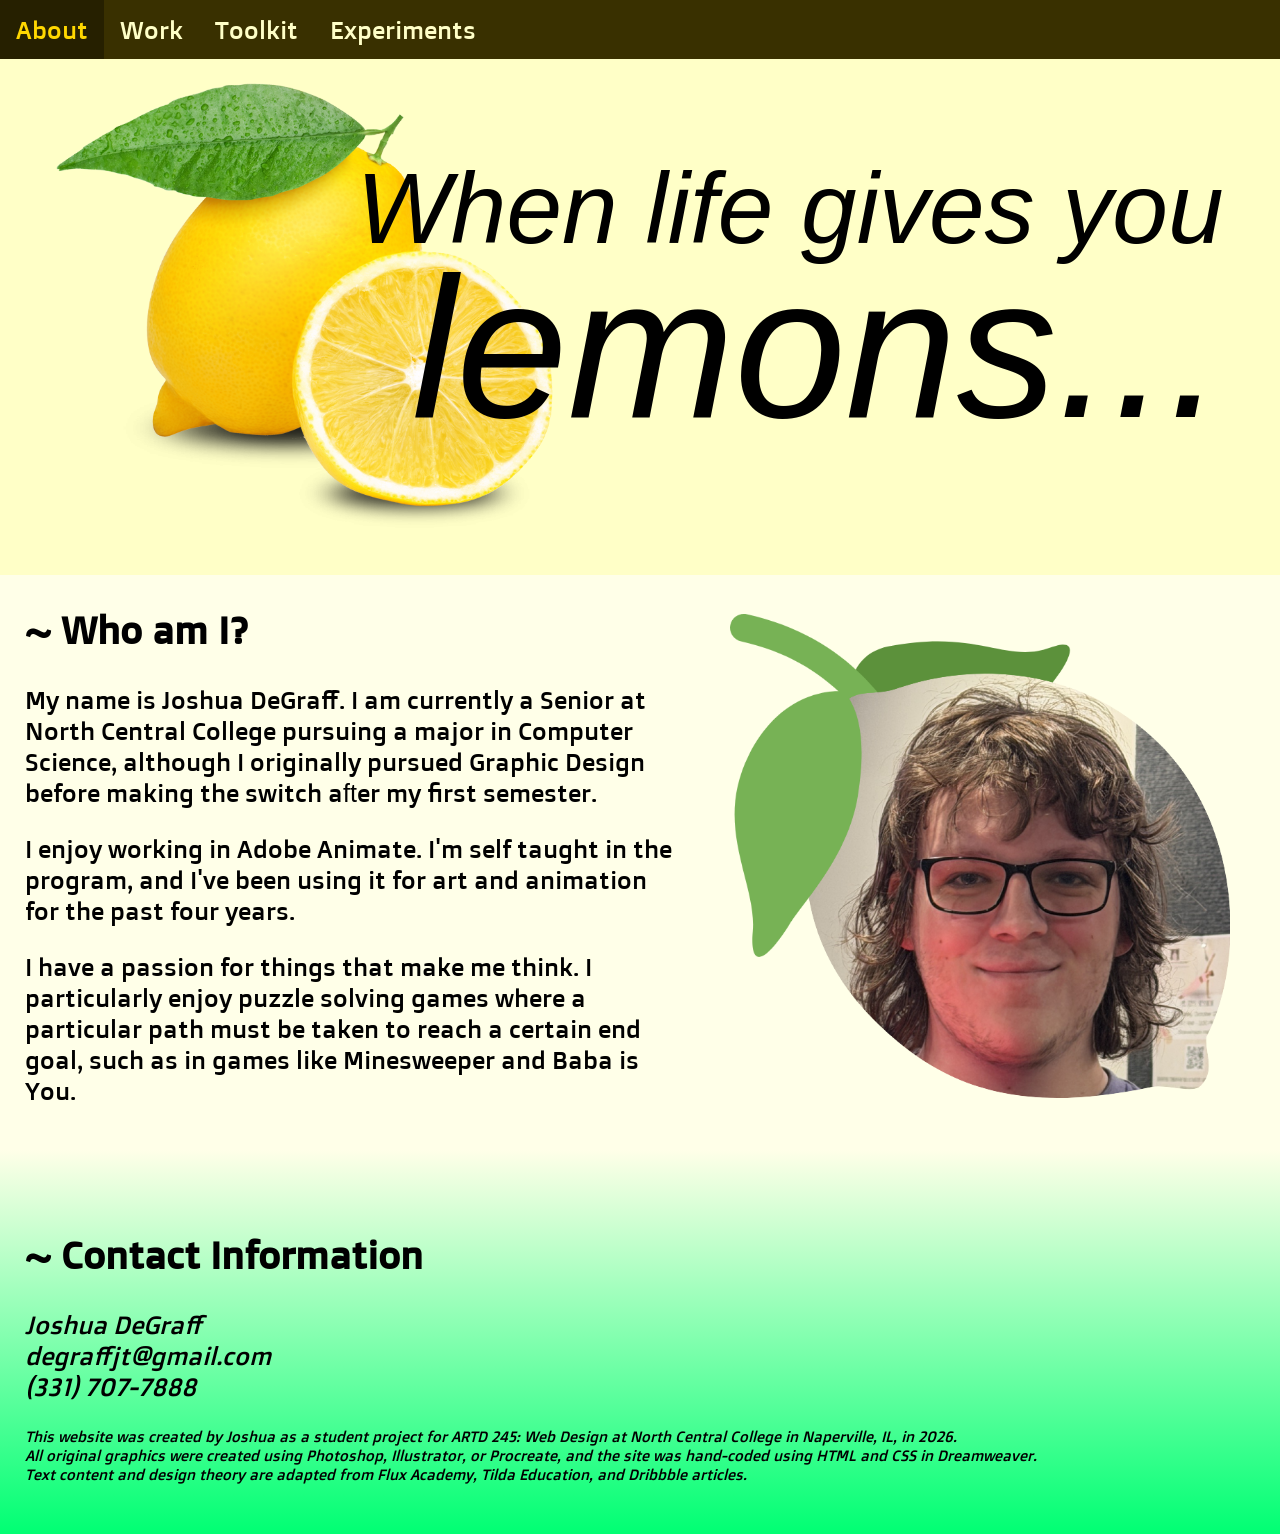
<file: index.html>
<!doctype html>
<html>
<head>
<meta charset="utf-8">
<title>About Me</title>
<link rel="preconnect" href="https://fonts.googleapis.com">
<link rel="preconnect" href="https://fonts.gstatic.com" crossorigin>
<link href="https://fonts.googleapis.com/css2?family=Caacupe+One&family=Doppio+One&family=Jim+Nightshade&display=swap" rel="stylesheet">
<link href="sitestyle.css" rel="stylesheet" type="text/css">
</head>

<div class="navbar">
	<a class="here">About</a>
	<a href="work.html">Work</a>
	<a href="toolkit.html">Toolkit</a>
	<a href="experiments.html">Experiments</a>
</div>
	
<section class="hero">
	<img src="title_lemon.png" width="500px" alt="A lemon.">
	<div style="margin-left: -200px; line-height: 1">
		<h1><i>When life gives you</i></h1>
		<h1 style="font-size: 200px"><i>lemons...</i></h1>
	</div>
</section>
	
<body>
	<div style="display: flex">
		<div><h2>~ Who am I?</h2>
		<p>My name is Joshua DeGraff. I am currently a Senior at North Central College pursuing a major in Computer Science, although I originally pursued Graphic Design before making the switch after my first semester.</p>
		<p>I enjoy working in Adobe Animate. I'm self taught in the program, and I've been using it for art and animation for the past four years.</p>
		<p>I have a passion for things that make me think. I particularly enjoy puzzle solving games where a particular path must be taken to reach a certain end goal, such as in games like Minesweeper and Baba is You.</p></div>
		<img src="lemon_selfie.png" width="500px" alt="A photo of Joshua in a lemon-shaped frame." style="padding:50px; padding-top: 25px">
	</div>
	
	<footer>
	<h2>~ Contact Information</h2>
	<p><i>Joshua DeGraff<br>
	degraffjt@gmail.com<br>
	(331) 707-7888</i></p>
		
	<h3>
	This website was created by Joshua as a student project for ARTD 245: Web Design at North Central College in Naperville, IL, in 2026.
	<br>All original graphics were created using Photoshop, Illustrator, or Procreate, and the site was hand-coded using HTML and CSS in Dreamweaver.
	<br>Text content and design theory are adapted from Flux Academy, Tilda Education, and Dribbble articles.
	</h3>
	</footer>
</body>
</html>
</file>
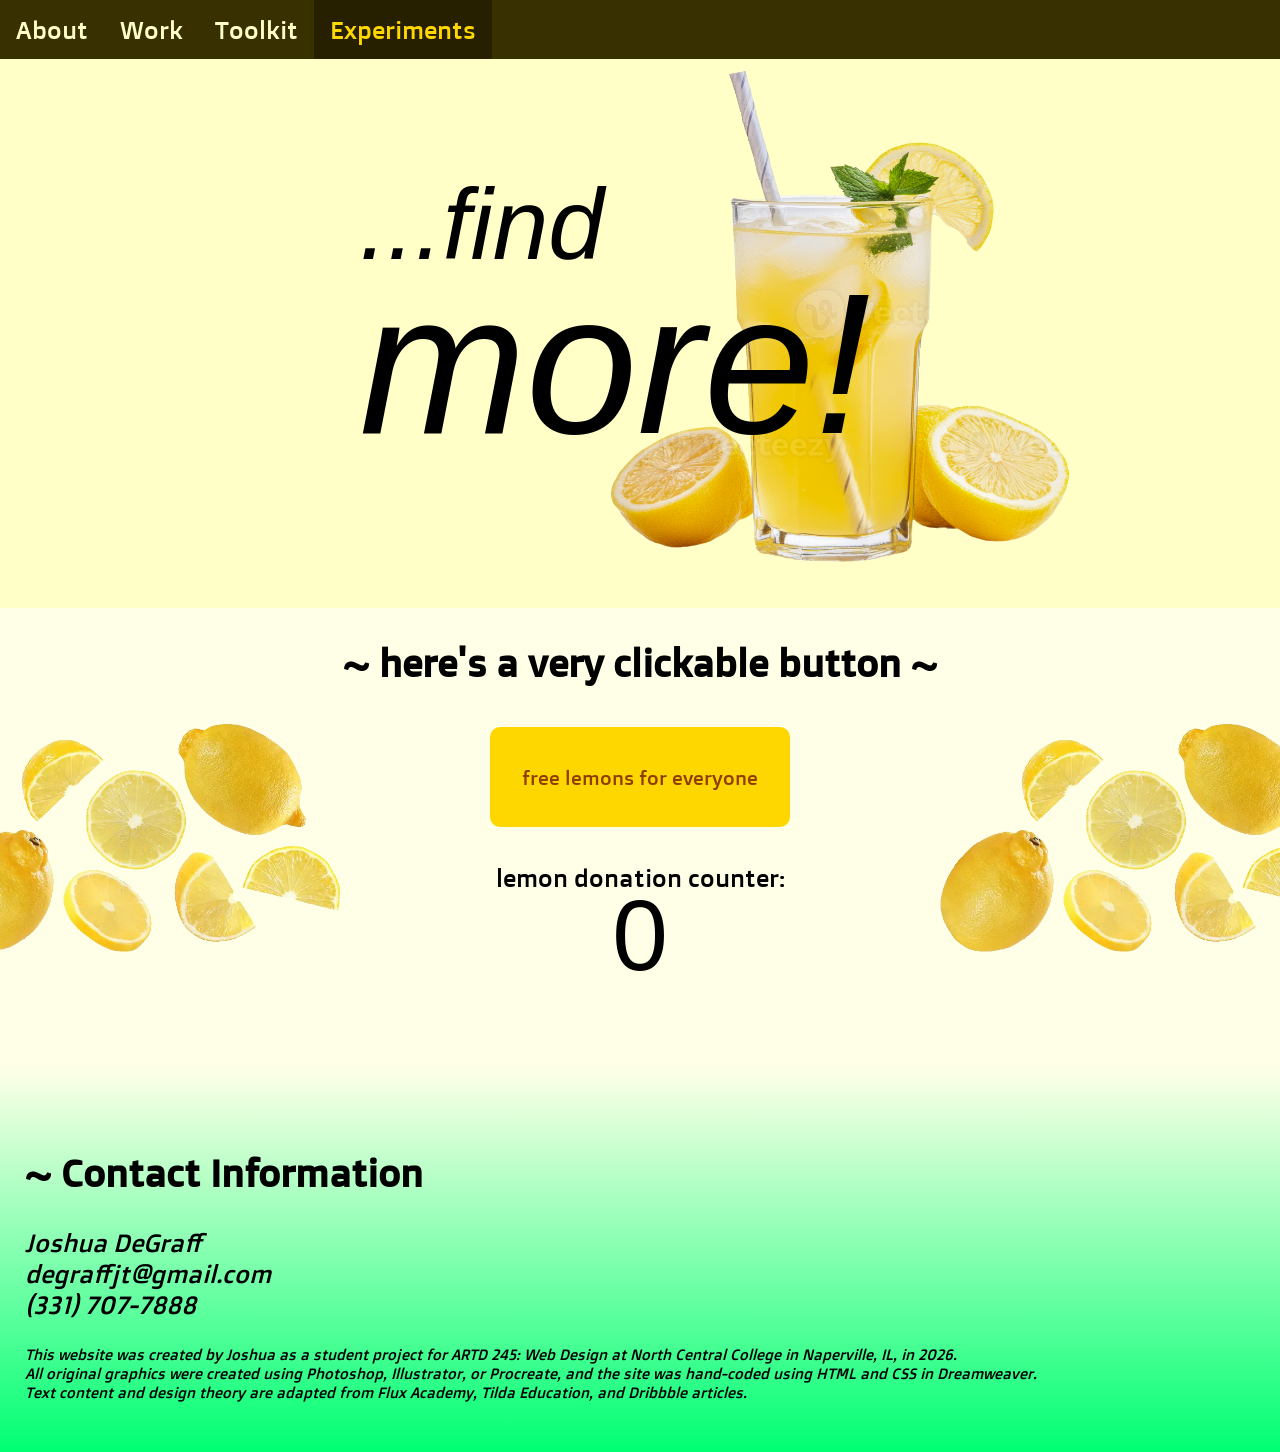
<file: experiments.html>
<!doctype html>
<html>
<head>
<meta charset="utf-8">
<title>Lemonland Experimentation</title>
<link rel="preconnect" href="https://fonts.googleapis.com">
<link rel="preconnect" href="https://fonts.gstatic.com" crossorigin>
<link href="https://fonts.googleapis.com/css2?family=Caacupe+One&family=Doppio+One&family=Jim+Nightshade&display=swap" rel="stylesheet">
<link href="sitestyle.css" rel="stylesheet" type="text/css">
</head>

<div class="navbar">
	<a href="index.html">About</a>
	<a href="work.html">Work</a>
	<a href="toolkit.html">Toolkit</a>
	<a class="here">Experiments</a>
</div>
	
<section class="hero">
	<div style="margin-left: -50px; line-height: 1; position: absolute; text-align: left;">
		<h1><i>...find</i></h1>
		<h1 style="font-size: 200px"><i>more!</i></h1>
	</div>
	<img src="title_lemonade.png" width="500px" alt="A glass of lemonade." style="margin-left: 400px">
</section>
	
<body>
	<div style="text-align: center; display: flex; justify-content:center">
		<img src="lemons_falling.png" width="400px" alt="Lemons." style="flex-shrink: 0; object-fit: contain">
		<div style="width: 600px; flex-shrink: 0">
			<h2 style="padding-left: 0px">~ here's a very clickable button ~</h2>
			<button id="clickablebutton">free lemons for everyone</button>
			<p style="padding-left: 0px">lemon donation counter:</p>
			<h1 style="margin-top: -40px"><span id="counter">0</span></h1>
			<h3 id="thankyou" style="padding-left: 0px; padding-bottom: 50px; color: #ffffe8">Thank you for your service!</h3>

			<script>
				let count = 0;

				const counterDisplay = document.getElementById("counter");
				const button = document.getElementById("clickablebutton")

				button.addEventListener("click", () => {
					count++;
					counterDisplay.textContent = count;
					document.getElementById("thankyou").style.color = "black";
				});
			</script>
		</div>
		<img src="lemons_falling.png" width="400px" alt="Lemons." style="flex-shrink: 0; object-fit: contain">
	</div>
	
	<footer>
	<h2>~ Contact Information</h2>
	<p><i>Joshua DeGraff<br>
	degraffjt@gmail.com<br>
	(331) 707-7888</i></p>
		
	<h3>
	This website was created by Joshua as a student project for ARTD 245: Web Design at North Central College in Naperville, IL, in 2026.
	<br>All original graphics were created using Photoshop, Illustrator, or Procreate, and the site was hand-coded using HTML and CSS in Dreamweaver.
	<br>Text content and design theory are adapted from Flux Academy, Tilda Education, and Dribbble articles.
	</h3>
	</footer>
</body>
</html>
</file>
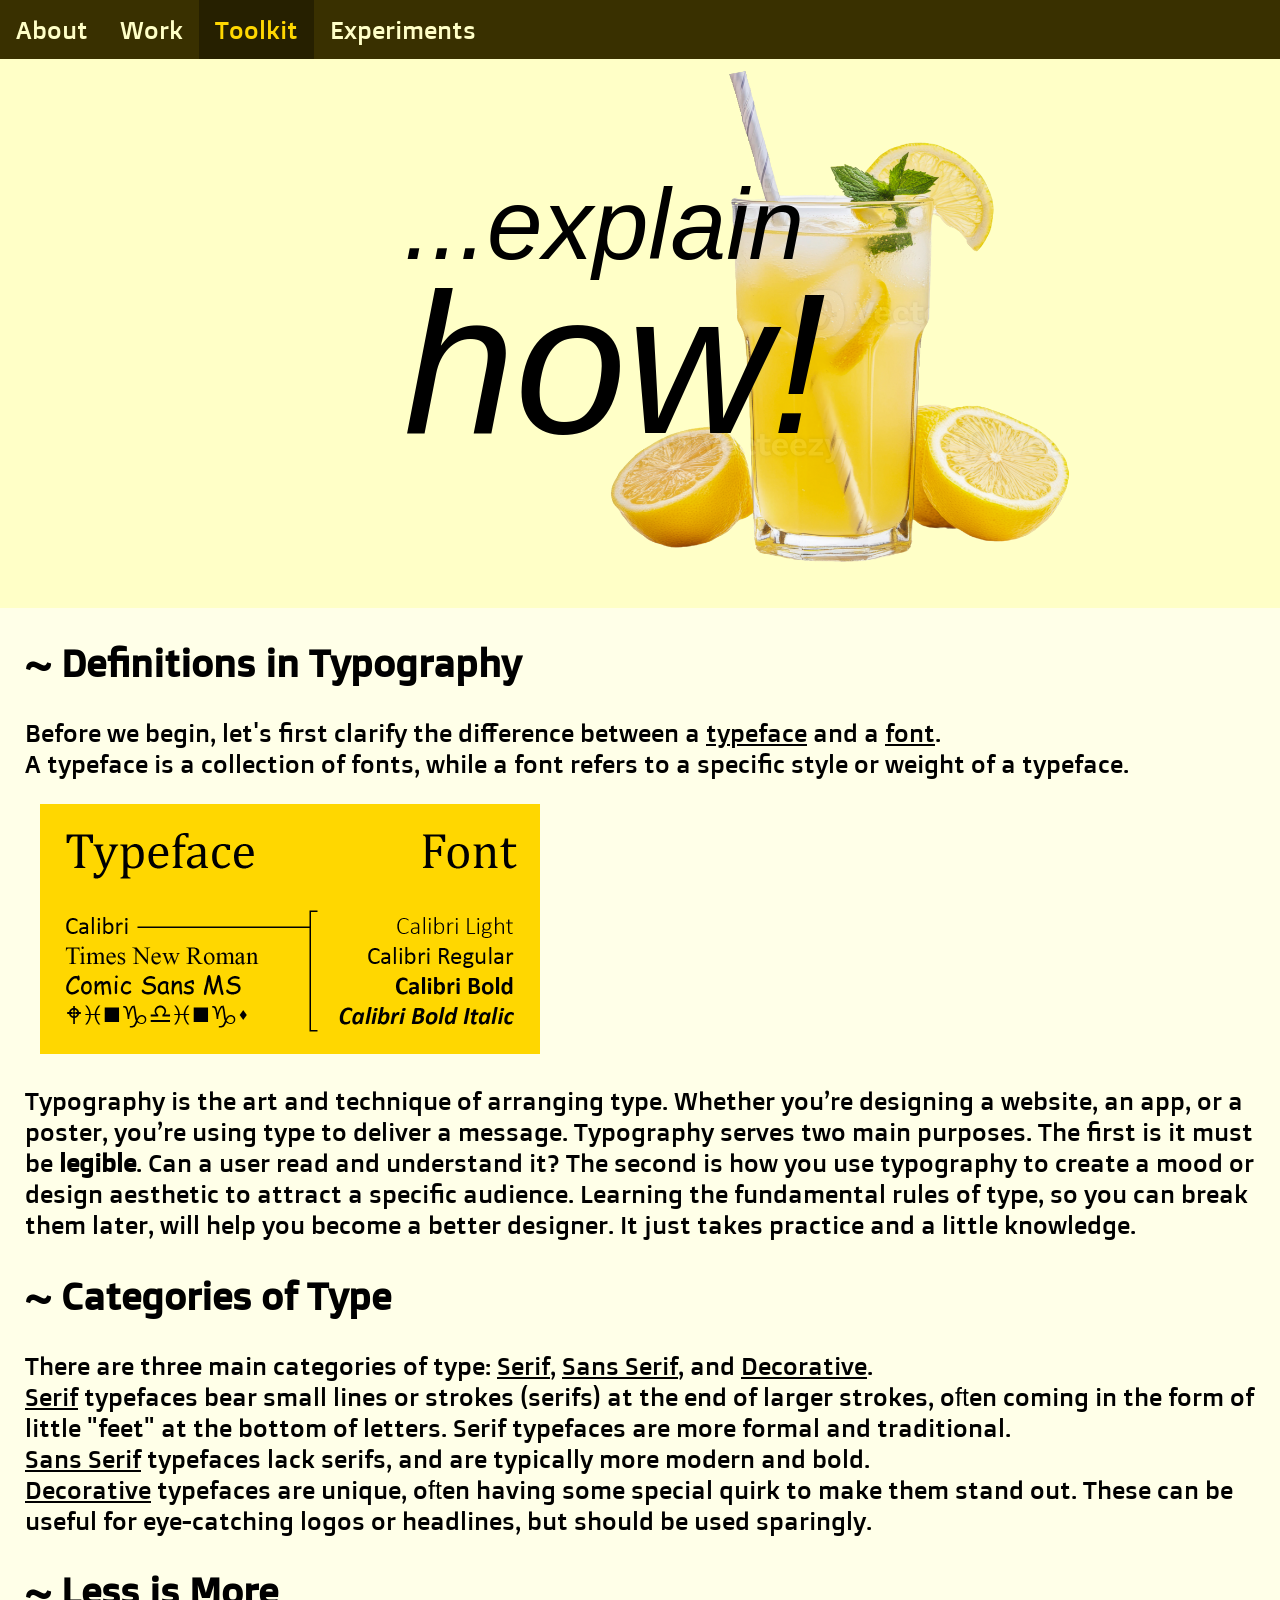
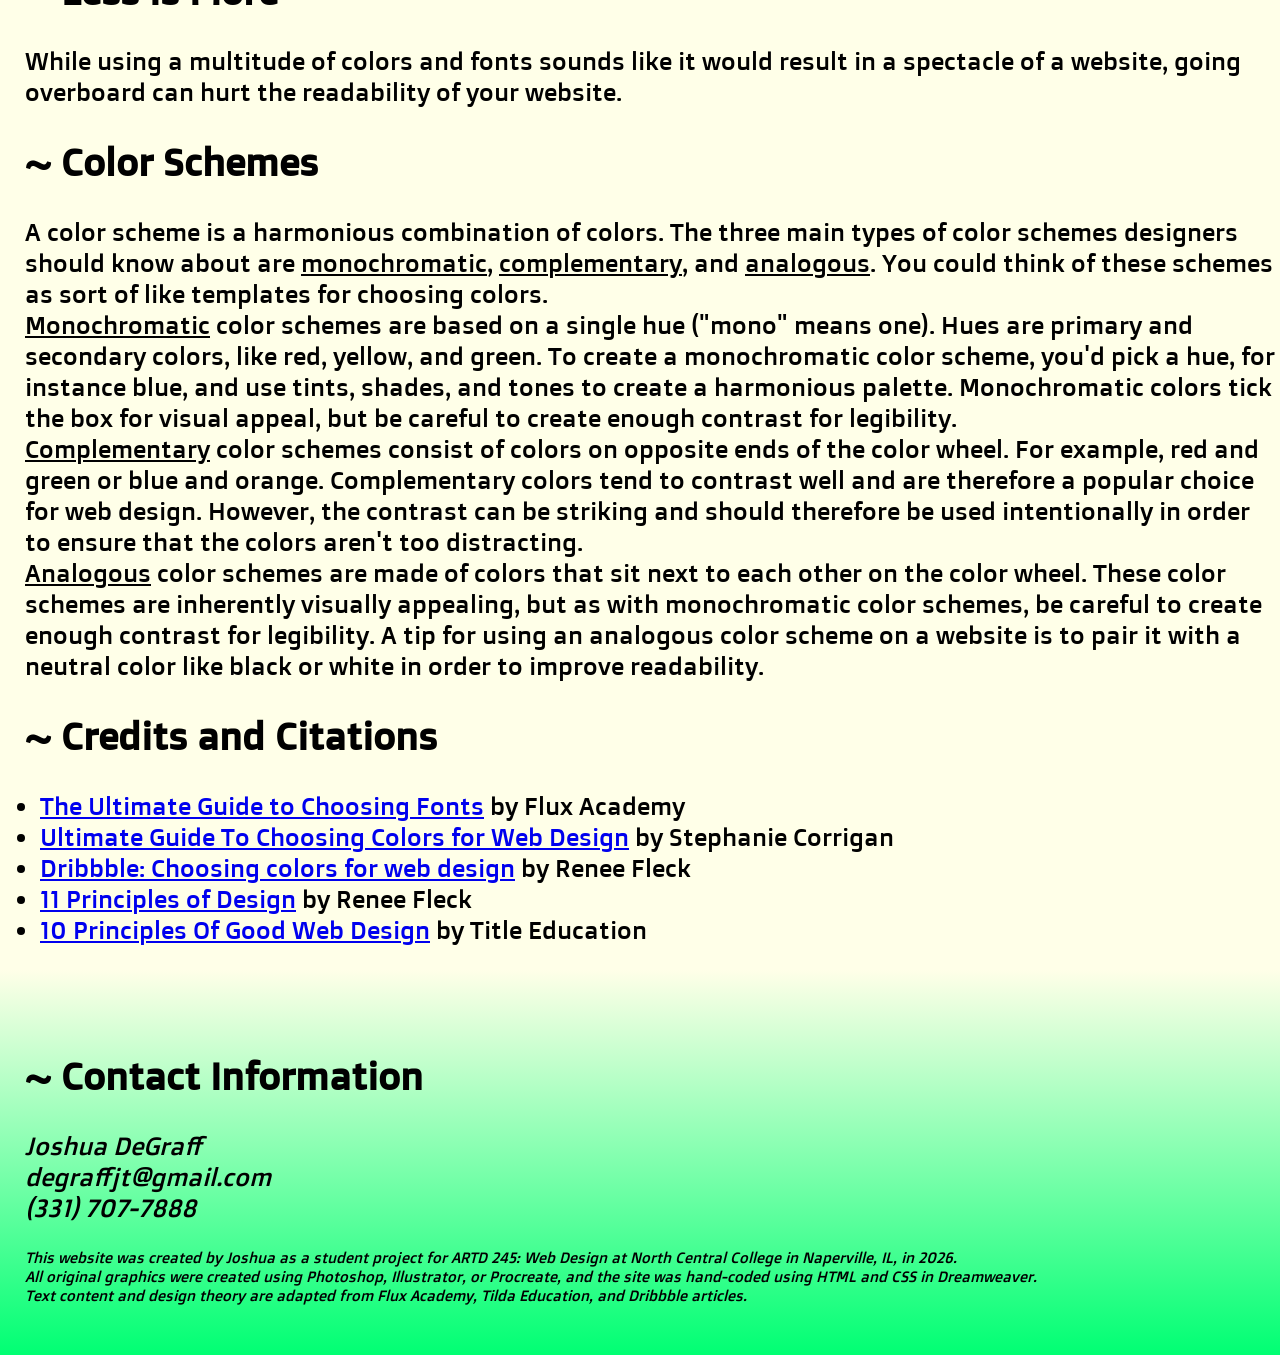
<file: toolkit.html>
<!doctype html>
<html>
<head>
<meta charset="utf-8">
<link rel="preconnect" href="https://fonts.googleapis.com">
<link rel="preconnect" href="https://fonts.gstatic.com" crossorigin>
<link href="https://fonts.googleapis.com/css2?family=Caacupe+One&family=Doppio+One&family=Jim+Nightshade&display=swap" rel="stylesheet">
<title>My Web Design Manifesto</title>
<link href="sitestyle.css" rel="stylesheet" type="text/css">
</head>

<div class="navbar">
	<a href="index.html">About</a>
	<a href="work.html">Work</a>
	<a class="here">Toolkit</a>
	<a href="experiments.html">Experiments</a>
</div>
	
<section class="hero">
	<div style="margin-left: -50px; line-height: 1; position: absolute; text-align: left;">
		<h1><i>...explain</i></h1>
		<h1 style="font-size: 200px"><i>how!</i></h1>
	</div>
	<img src="title_lemonade.png" width="500px" alt="A glass of lemonade." style="margin-left: 400px">
</section>

<body>
	<section id="section1">
	  <h2>~ Definitions in Typography</h2>

		<p>Before we begin, let's first clarify the difference between a <u>typeface</u> and a <u>font</u>.<br>
		A typeface is a collection of fonts, while a font refers to a specific style or weight of a typeface.<br></p>

		<figure>
		<img src="typefaceVSfont.png" width="500" alt="An example of typeface vs font"/>
		</figure>

		<p>Typography is the art and technique of arranging type. Whether you’re designing a website, an app, or a poster, you’re using type to deliver a message. Typography serves two main purposes. The first is it must be <strong>legible</strong>. Can a user read and understand it? The second is how you use typography to create a mood or design aesthetic to attract a specific audience. Learning the fundamental rules of type, so you can break them later, will help you become a better designer. It just takes practice and a little knowledge.</p>
		
	  <h2>~ Categories of Type</h2>
		<p>There are three main categories of type: <u>Serif</u>, <u>Sans Serif</u>, and <u>Decorative</u>.<br>
		<u>Serif</u> typefaces bear small lines or strokes (serifs) at the end of larger strokes, often coming in the form of little "feet" at the bottom of letters. Serif typefaces are more formal and traditional.<br>
		<u>Sans Serif</u> typefaces lack serifs, and are typically more modern and bold.<br>
		<u>Decorative</u> typefaces are unique, often having some special quirk to make them stand out. These can be useful for eye-catching logos or headlines, but should be used sparingly.</p>
	</section>

	<section id="section2">
	  <h2>~ Less is More</h2>
		<p>While using a multitude of colors and fonts sounds like it would result in a spectacle of a website, going overboard can hurt the readability of your website.</p>
		
	  <h2>~ Color Schemes</h2>
		<p>A color scheme is a harmonious combination of colors. The three main types of color schemes designers should know about are <u>monochromatic</u>, <u>complementary</u>, and <u>analogous</u>. You could think of these schemes as sort of like templates for choosing colors.<br>
		<u>Monochromatic</u> color schemes are based on a single hue ("mono" means one). Hues are primary and secondary colors, like red, yellow, and green. To create a monochromatic color scheme, you'd pick a hue, for instance blue, and use tints, shades, and tones to create a harmonious palette. Monochromatic colors tick the box for visual appeal, but be careful to create enough contrast for legibility.<br>
		<u>Complementary</u> color schemes consist of colors on opposite ends of the color wheel. For example, red and green or blue and orange. Complementary colors tend to contrast well and are therefore a popular choice for web design. However, the contrast can be striking and should therefore be used intentionally in order to ensure that the colors aren't too distracting.<br>
		<u>Analogous</u> color schemes are made of colors that sit next to each other on the color wheel. These color schemes are inherently visually appealing, but as with monochromatic color schemes, be careful to create enough contrast for legibility. A tip for using an analogous color scheme on a website is to pair it with a neutral color like black or white in order to improve readability.</p>
	</section>

	<h2>~ Credits and Citations</h2>
	<ul>
		<li><a href="https://www.flux-academy.com/blog/the-ultimate-guide-to-choosing-fonts">The Ultimate Guide to Choosing Fonts</a> by Flux Academy</li>
		<li><a href="https://www.flux-academy.com/blog/ultimate-guide-to-choosing-colors-for-web-design">Ultimate Guide To Choosing Colors for Web Design</a> by Stephanie Corrigan</li>
		<li><a href="https://dribbble.com/stories/2018/12/19/choosing-colors-for-web-design-a-practical-ui-color-application-guide">Dribbble: Choosing colors for web design</a> by Renee Fleck</li>
		<li><a href="https://dribbble.com/resources/education/principles-of-design">11 Principles of Design</a> by Renee Fleck</li>
		<li><a href="https://tilda.education/en/web-design-principles">10 Principles Of Good Web Design</a> by Title Education</li>	
	</ul>
	
	<footer>
	<h2>~ Contact Information</h2>
	<p><i>Joshua DeGraff<br>
	degraffjt@gmail.com<br>
	(331) 707-7888</i></p>
		
	<h3>
	This website was created by Joshua as a student project for ARTD 245: Web Design at North Central College in Naperville, IL, in 2026.
	<br>All original graphics were created using Photoshop, Illustrator, or Procreate, and the site was hand-coded using HTML and CSS in Dreamweaver.
	<br>Text content and design theory are adapted from Flux Academy, Tilda Education, and Dribbble articles.
	</h3>
	</footer>
</body>
</html>
</file>
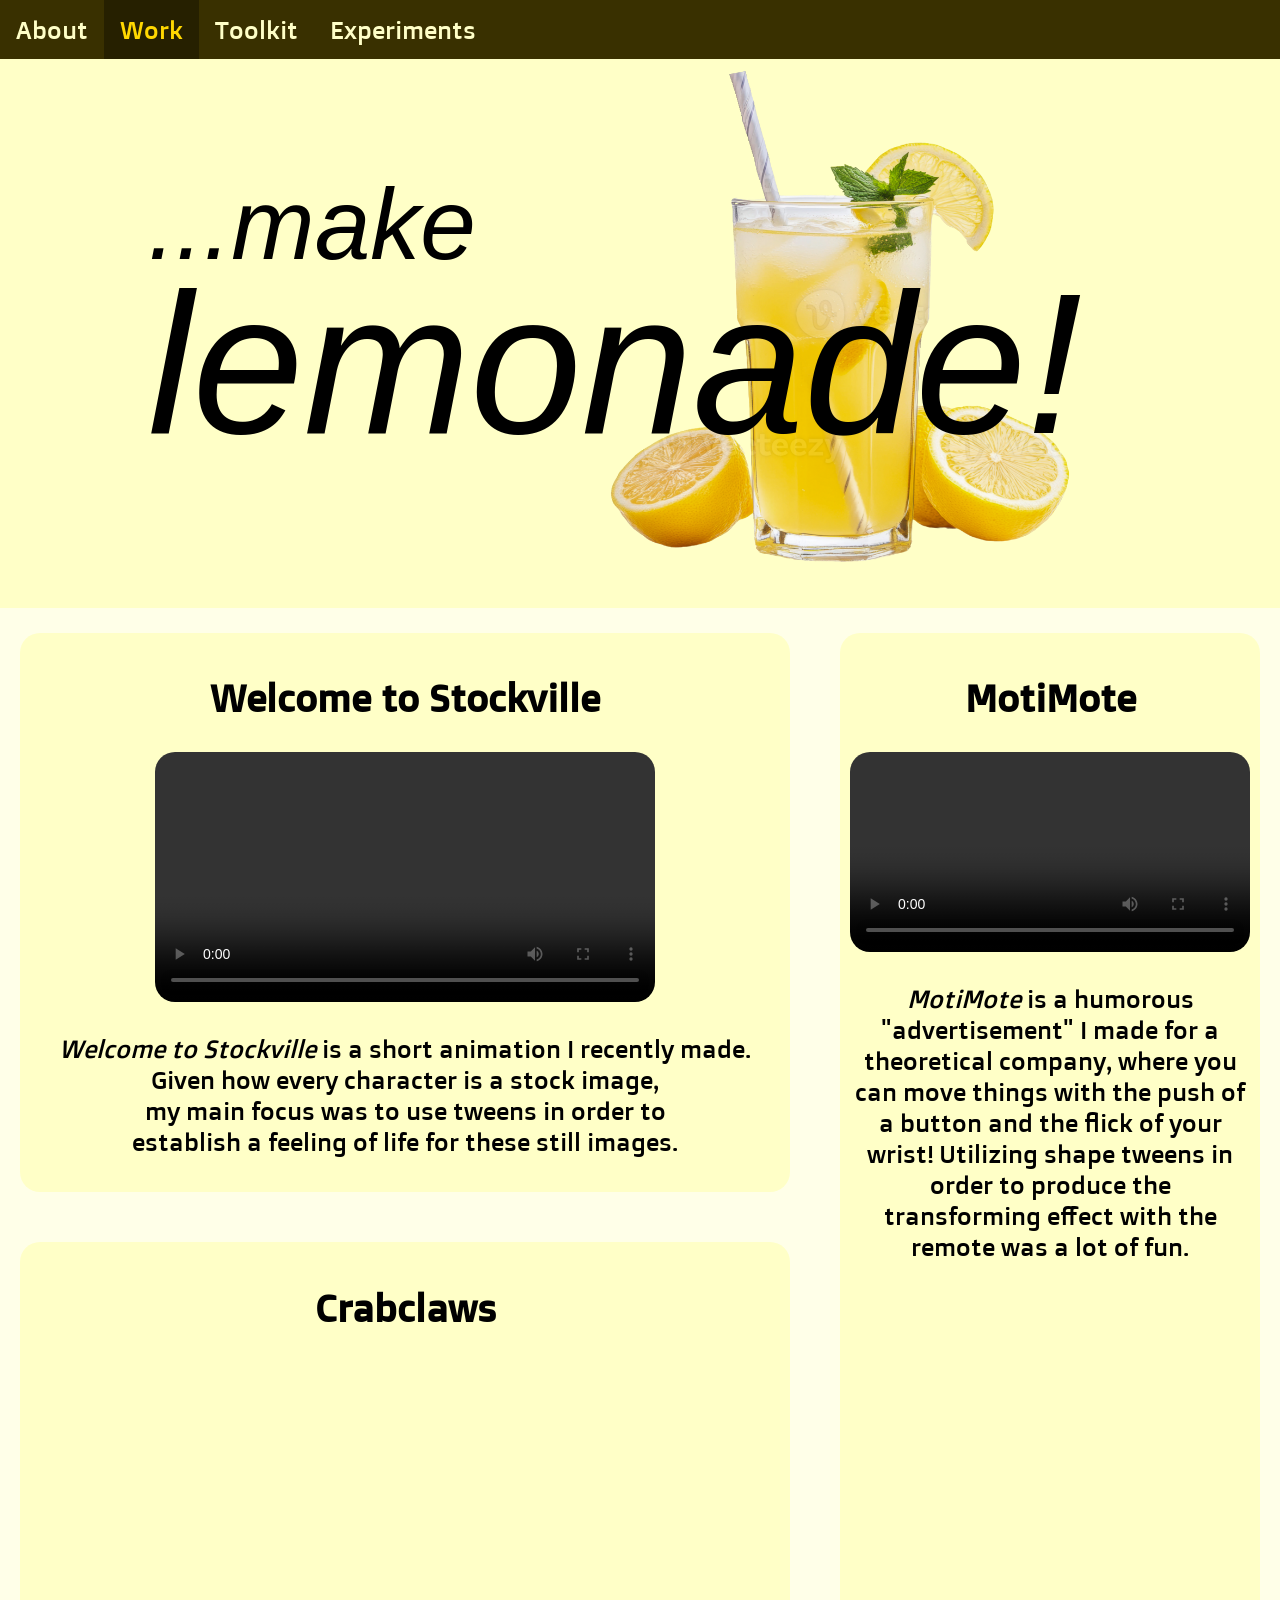
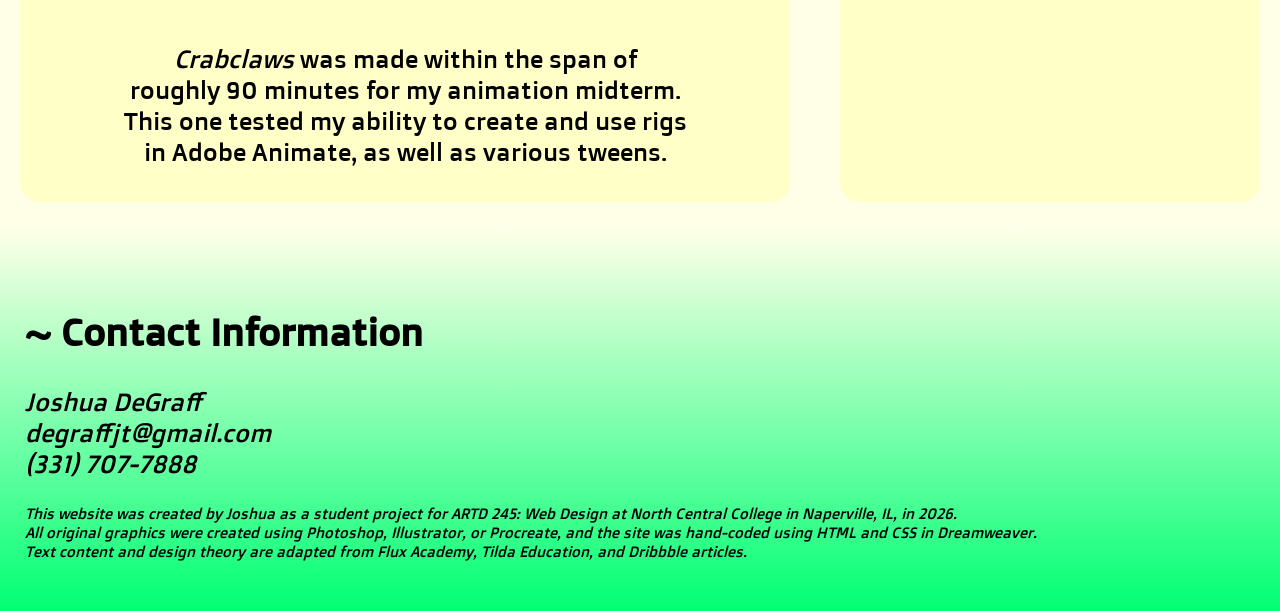
<file: work.html>
<!doctype html>
<html>
<head>
<meta charset="utf-8">
<title>My Work</title>
<link rel="preconnect" href="https://fonts.googleapis.com">
<link rel="preconnect" href="https://fonts.gstatic.com" crossorigin>
<link href="https://fonts.googleapis.com/css2?family=Caacupe+One&family=Doppio+One&family=Jim+Nightshade&display=swap" rel="stylesheet">
<link href="sitestyle.css" rel="stylesheet" type="text/css">
</head>

<div class="navbar">
	<a href="index.html">About</a>
	<a class="here">Work</a>
	<a href="toolkit.html">Toolkit</a>
	<a href="experiments.html">Experiments</a>
</div>
	
<section class="hero">
	<div style="margin-left: -50px; line-height: 1; position: absolute; text-align: left;">
		<h1><i>...make</i></h1>
		<h1 style="font-size: 200px"><i>lemonade!</i></h1>
	</div>
	<img src="title_lemonade.png" width="500px" alt="A glass of lemonade." style="margin-left: 400px">
</section>
	
<body>
	<div style="display:flex; justify-content:center">
		<div style="display:flex; flex-direction: column; justify-content:center">
			<div class="workbox">
				<h2 style="padding-left: 0px">Welcome to Stockville</h2>
				<video src="welcome_to_stockville.mp4" controls width="500px" style="border-radius:20px"></video>
				<p style="padding-left: 0px"><i>Welcome to Stockville</i> is a short animation I recently made. Given how every character is a stock image,<br>my main focus was to use tweens in order to<br>establish a feeling of life for these still images.</p>
			</div>
			<div class="workbox">
				<h2 style="padding-left: 0px">Crabclaws</h2>
				<video autoplay muted loop src="crabclaws.mp4" width="500px" style="border-radius:20px"></video>
				<p style="padding-left: 0px"><i>Crabclaws</i> was made within the span of<br>roughly 90 minutes for my animation midterm.<br>This one tested my ability to create and use rigs<br>in Adobe Animate, as well as various tweens.</p>
			</div>
		</div>
		
		<div class="workbox">
			<h2 style="padding-left: 0px">MotiMote</h2>
			<video src="motimode_ad.mp4" controls width="400px" style="border-radius:20px"></video>
			<p style="padding-left: 0px"><i>MotiMote</i> is a humorous "advertisement" I made for a theoretical company, where you can move things with the push of a button and the flick of your wrist! Utilizing shape tweens in order to produce the transforming effect with the remote was a lot of fun.</p>
		</div>
	</div>
	
	<footer>
	<h2>~ Contact Information</h2>
	<p><i>Joshua DeGraff<br>
	degraffjt@gmail.com<br>
	(331) 707-7888</i></p>
		
	<h3>
	This website was created by Joshua as a student project for ARTD 245: Web Design at North Central College in Naperville, IL, in 2026.
	<br>All original graphics were created using Photoshop, Illustrator, or Procreate, and the site was hand-coded using HTML and CSS in Dreamweaver.
	<br>Text content and design theory are adapted from Flux Academy, Tilda Education, and Dribbble articles.
	</h3>
	</footer>
</body>
</html>
</file>
<file: sitestyle.css>
/* CSS Document */

/* Navbar */

.navbar {
	font-family: "Doppio One", sans-serif;
	font-size: 25px;
 	overflow: hidden;
 	background-color: #393000;
 	position: fixed;
 	top: 0;
 	width: 100%;
}

.navbar a {
 	float: left;
 	display: block;
 	color: #ffffc7;
	text-align: center;
	padding: 14px 16px;
	text-decoration: none;
}

.navbar a.here {
	background-color: #262000;
	color: #FFD700;
}

.navbar a:not(.here):hover {
	background: #FFD700;
	color: black;
}

/* Content */

.workbox {
	background-color: #ffffc7;
	border-radius: 20px;
	align-items: center;
	text-align: center;
	margin: 25px;
	padding: 10px;
	width: 750px;
}

button {
	background-color: #FFD700;
	color: #8f3e00;
	padding: 10px;
	border-radius: 10px;
	width: 300px;
	height: 100px;
	border: none;
	font-family: "Doppio One", sans-serif;
	font-size: 20px;
	margin: 10px;
}

button:hover {
	background-color: #ffffc7;
	color: #ff6f00;
	cursor: pointer;
}

button:active {
	color: black;
}

/* Section Formatting */

body {
	font-family: "Doppio One", sans-serif;
	font-weight: 400;
	font-style: normal;
	background-color: #ffffe8;
	margin: 0;
	font-size: 25px;
}

.hero {
	background: #ffffc7;
	padding-top: 50px;
	padding-bottom: 25px;
	text-align: right;
	display: flex;
	align-items: center;
	justify-content: center;
}

footer {
	background: linear-gradient(to bottom, #ffffe8, #00ff73);
	padding-top: 50px;
	padding-bottom: 50px;
}

/* Text Formatting */

h1 {
	font-family: "Caacupe One", sans-serif;
	font-weight: 400;
	font-size: 100px;
	font-style: normal;
	margin-top: -5px;
	margin-bottom: -10px;
}

h2 {
	padding-left: 25px;
}

h3 {
	padding-left: 25px;
	font-size: 15px;
	font-weight: 100;
	font-style: italic;
	margin-bottom: 0;
}
p {
	padding-left: 25px;
}
</file>
